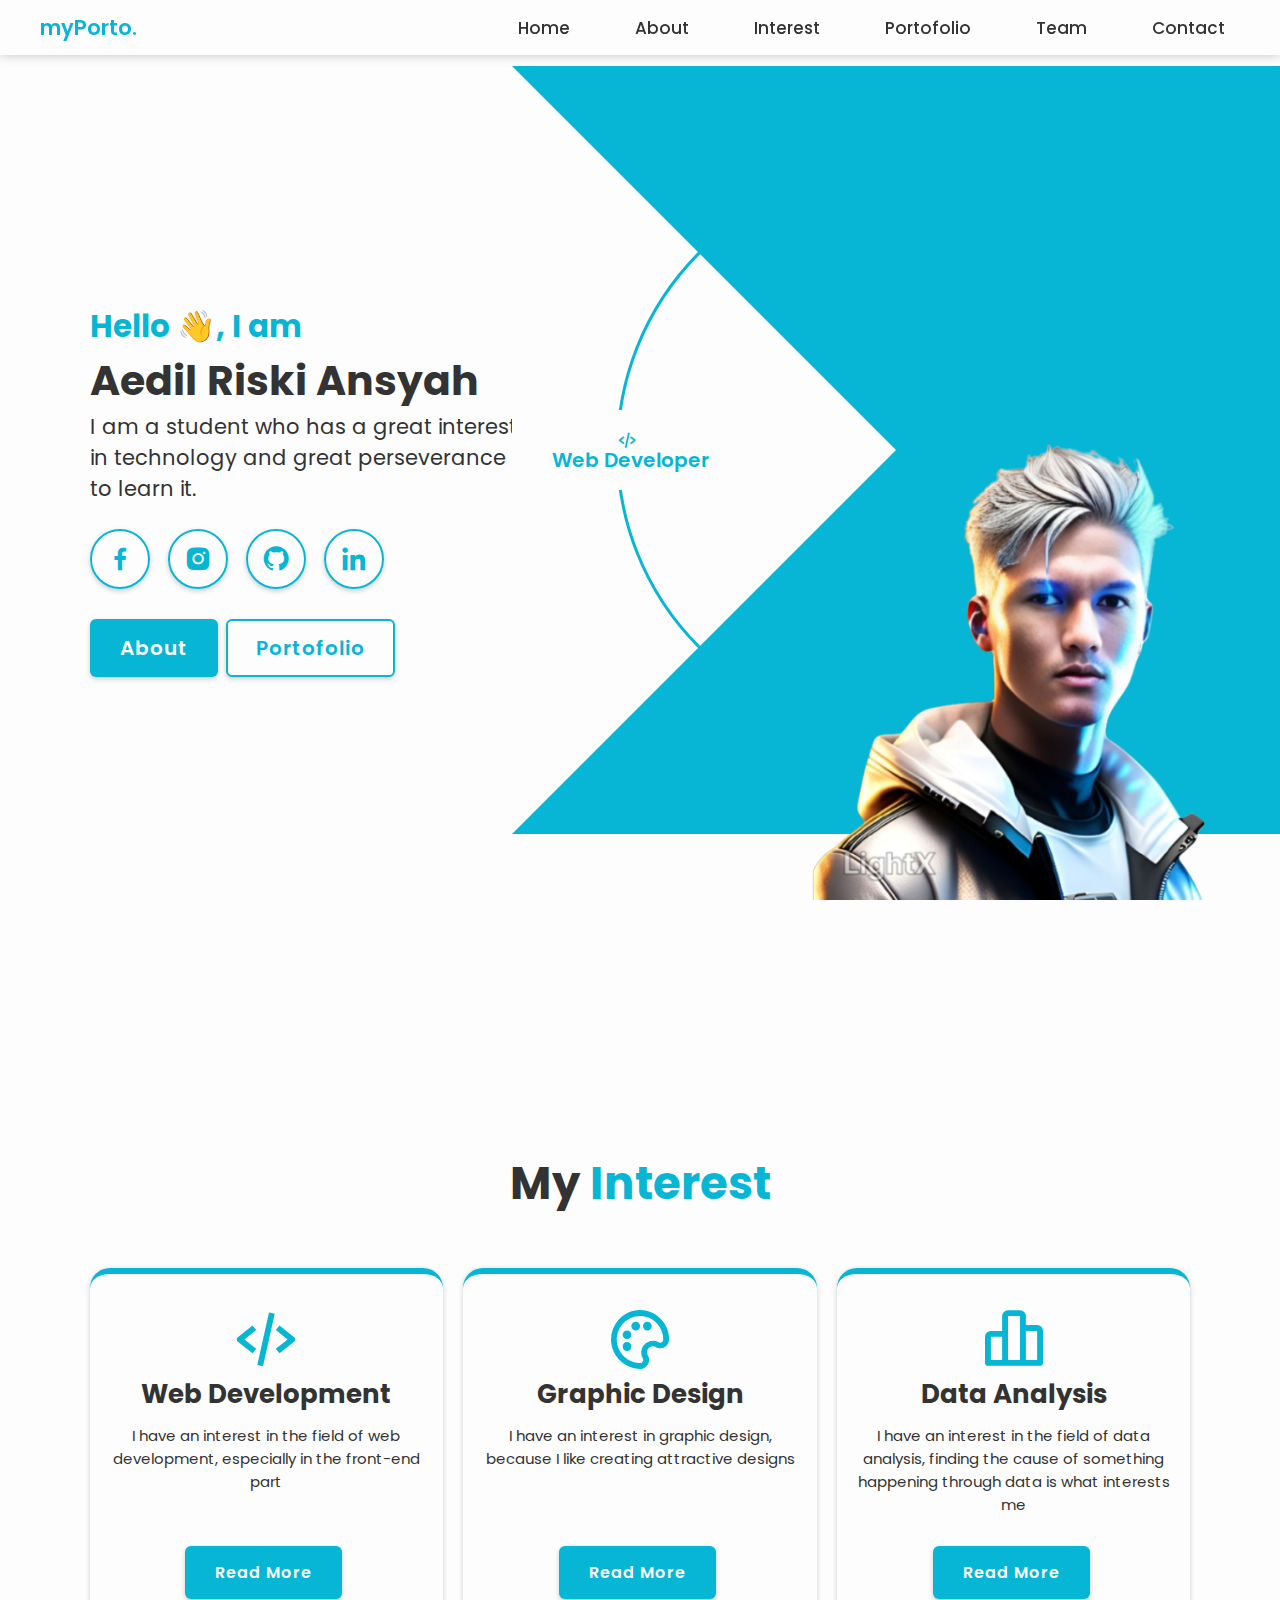
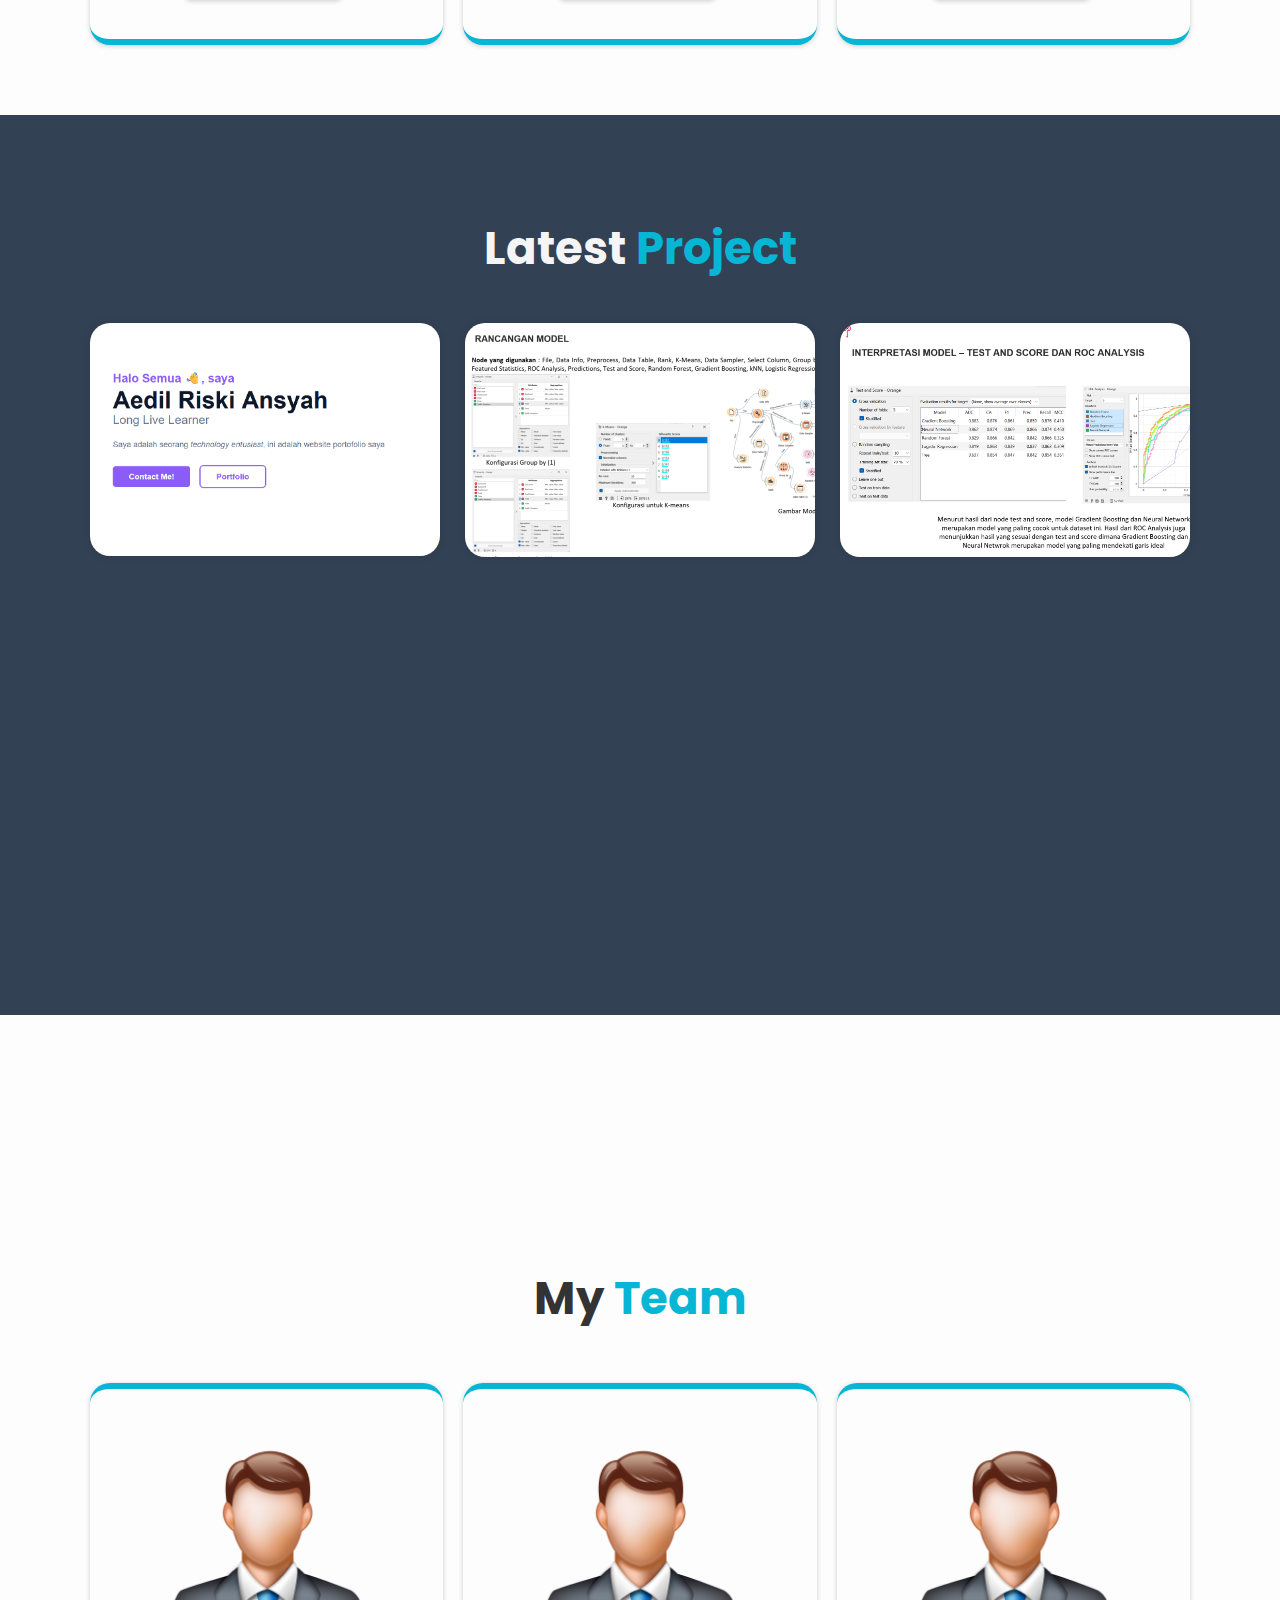
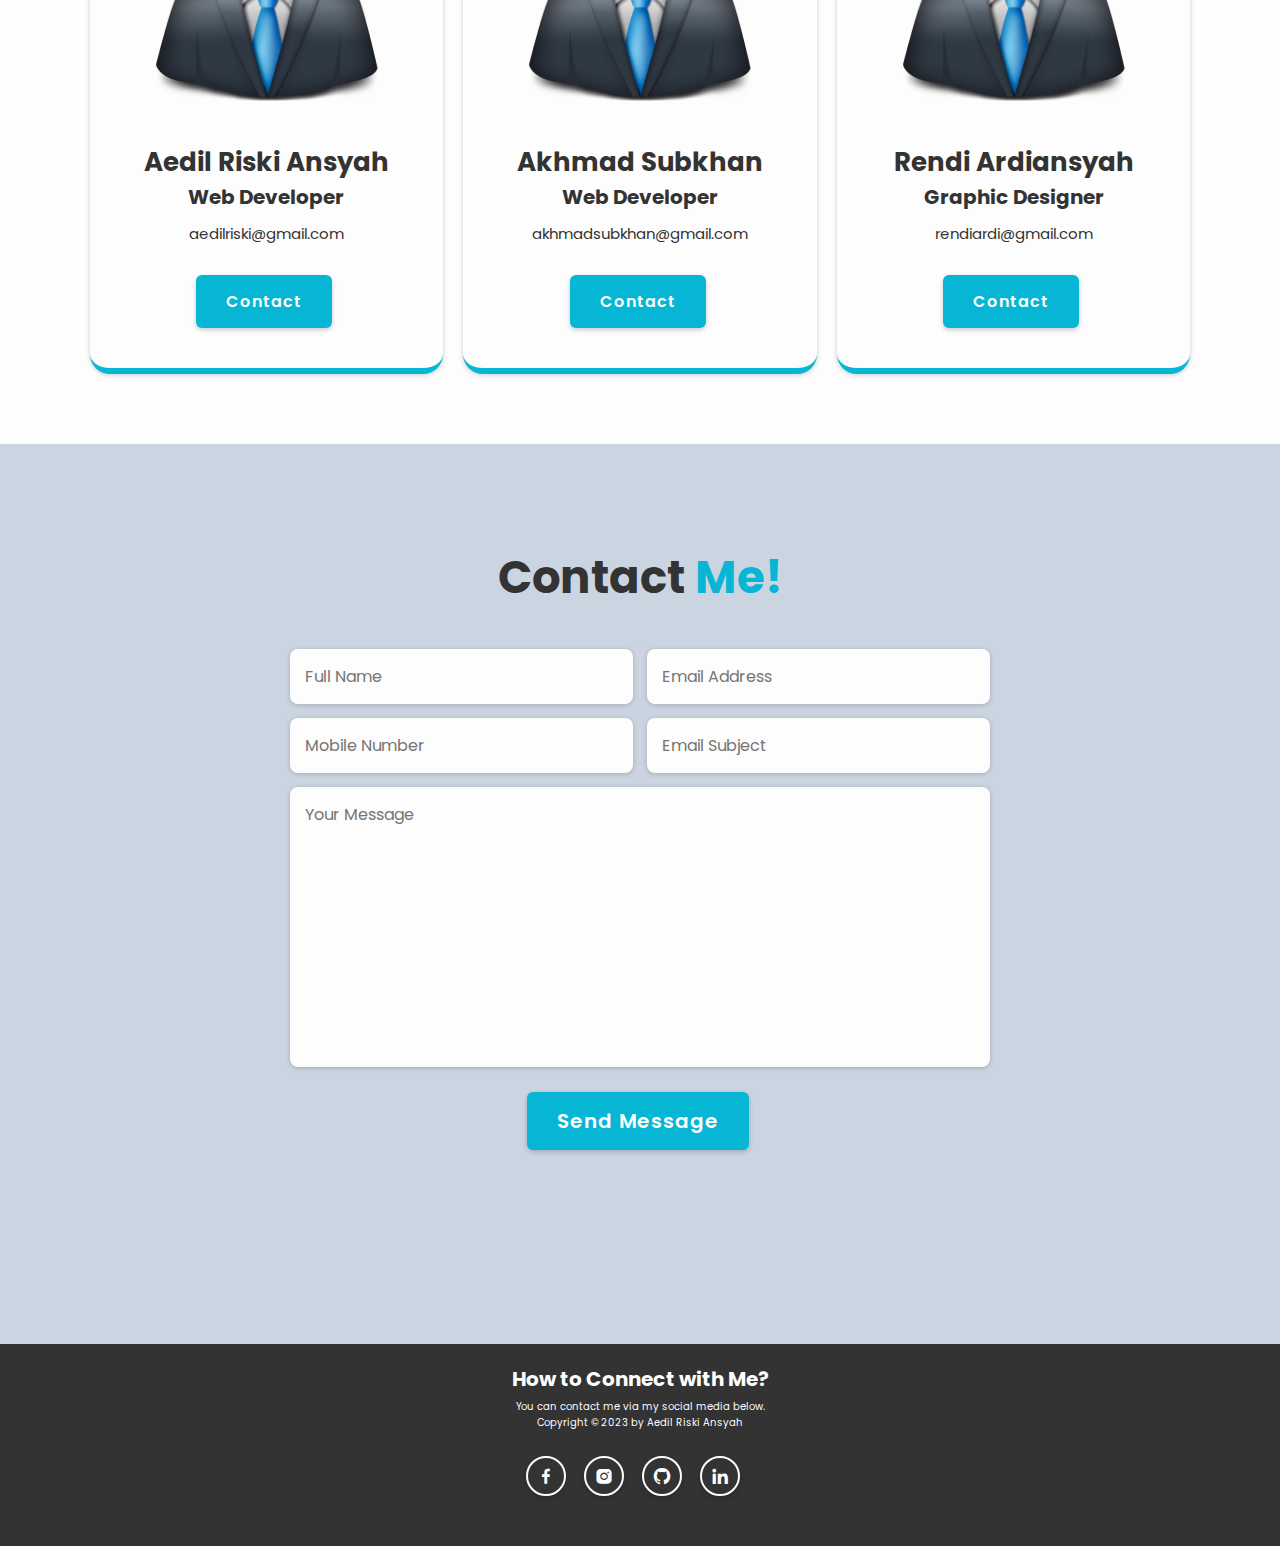
<file: index.html>
<!DOCTYPE html>
<html lang="en">
<head>
    <meta charset="UTF-8">
    <meta http-equiv="X-UA-Compatible" content="IE=edge">
    <meta name="viewport" content="width=device-width, initial-scale=1.0">
    <title>Home</title>
    <link rel="stylesheet" href="css/style.css">
    <link href='https://unpkg.com/boxicons@2.1.4/css/boxicons.min.css' rel='stylesheet'>
    <link rel="stylesheet" href="https://cdnjs.cloudflare.com/ajax/libs/font-awesome/6.0.0-beta2/css/all.min.css" integrity="sha512-YWzhKL2whUzgiheMoBFwW8CKV4qpHQAEuvilg9FAn5VJUDwKZZxkJNuGM4XkWuk94WCrrwslk8yWNGmY1EduTA==" crossorigin="anonymous" referrerpolicy="no-referrer">
</head>
<body>
    <!-- header start -->
    <header>
        <nav>
            <ul class='nav-bar'>
                <li class='logo'><a href="#">myPorto.</a></li>
                <input type='checkbox' id='check' />
                <span class="menu">
                    <li><a href="#">Home</a></li>
                    <li><a href="about.html">About</a></li>
                    <li><a href="#services">Interest</a></li>
                    <li><a href="portofolio.html">Portofolio</a></li>
                    <li><a href="#team">Team</a></li>
                    <li><a href="#contact">Contact</a></li>
                    <label for="check" class="close-menu"><i class="fas fa-times"></i></label>
                </span>
                <label for="check" class="open-menu"><i class="fas fa-bars"></i></label>
            </ul>
        </nav>
    </header>
    <!-- header end -->

    <!-- home section start -->
    <section id="home" class="home">
        <div class="home-content">
            <h3><span>Hello 👋, I am</span></h3>
            <h1>Aedil Riski Ansyah</h1>
            <p>I am a student who has a great interest in technology and great perseverance to learn it.</p>

            <div class="social-media">
                <a href="https://www.facebook.com/profile.php?id=100089843871729" target="_blank"><i class='bx bxl-facebook'></i></a>
                <a href="https://instagram.com/ae_ris_a?igshid=YTQwZjQ0NmI0OA==" target="_blank"><i class='bx bxl-instagram-alt' ></i></a>
                <a href="https://github.com/AedilAnsyah" target="_blank"><i class='bx bxl-github' ></i></a>
                <a href="https://www.linkedin.com/in/aedil-riski-ansyah-01bb81244?utm_source=share&utm_campaign=share_via&utm_content=profile&utm_medium=android_app" target="_blank"><i class='bx bxl-linkedin' ></i></a>
            </div>

            <a href="about.html" class="btn3">About</a>
            <a href="portofolio.html" class="btn2">Portofolio</a>
        </div>

        <div class="profession-container">
            <div class="profession-box">
                <div class="profession" style="--i:0;">
                    <i class='bx bx-code-alt' ></i>
                    <h3>Web Developer</h3>
                </div>
                <div class="profession" style="--i:1;">
                    <i class='bx bx-code-alt' ></i>
                    <h3>Web Developer</h3>
                </div>
                <div class="profession" style="--i:2;">
                    <i class='bx bx-code-alt' ></i>
                    <h3>Web Developer</h3>
                </div>
                <div class="profession" style="--i:3;">
                    <i class='bx bx-code-alt' ></i>
                    <h3>Web Developer</h3>
                </div>

                <div class="circle">

                </div>
            </div>
            <div class="overlay"></div>
        </div>
        <div class="home-img">
            <img src="./img/[removal.ai]_9bd271ad-4d18-4349-a43f-4ef6ff9c0920-untitled.png" alt="">
        </div>
    </section>
    <!-- home section end -->

    <!-- service Section start -->
    <section class="services" id="services">
        <h2 class="heading">My <span>Interest</span></h2>
        <div class="services-container">
            <div class="services-box">
                <i class='bx bx-code-alt' ></i>
                <h3>Web Development</h3>
                <p>I have an interest in the field of web development, especially in the front-end part <br> <br></p>
                <a href="#" class="btn">Read More</a>
            </div>
            <div class="services-box">
                <i class='bx bx-palette' ></i>
                <h3>Graphic Design</h3>
                <p>I have an interest in graphic design, because I like creating attractive designs <br> <br> <br></p>
                <a href="#" class="btn">Read More</a>
            </div>
            <div class="services-box">
                <i class='bx bx-bar-chart-alt-2' ></i>
                <h3>Data Analysis</h3>
                <p>I have an interest in the field of data analysis, finding the cause of something happening through data is what interests me</p>
                <a href="#" class="btn">Read More</a>
            </div>
        </div>
    </section>
    <!-- Service section end -->

    <!-- Portofolio section start -->
    <section class="portofolio" id="portofolio">
        <h2 class="heading"><span style="color: whitesmoke;">Latest</span> <span>Project</span></h2>

        <div class="portofolio-container">
            <div class="portofolio-box">
                <img src="img/porto1.png" alt="">

                <div class="portofolio-layer">
                    <h4>Web Design</h4>
                    <p>This is a portfolio web design that I created using tailwindcss.</p>
                    <a href="https://aedilansyah.github.io/portofolio-tailwind-css/public/index.html" target="_blank">
                        <i class='bx bx-link-external' ></i>
                    </a>
                </div>
            </div>
            <div class="portofolio-box">
                <img src="img/porto2.png" alt="">

                <div class="portofolio-layer">
                    <h4>Data Analysis</h4>
                    <p>In this project I analyze road traffic datasets using various algorithms.</p>
                    <a href="https://docs.google.com/presentation/d/1hirkfWP9XCu09rxt6_69vVZIkvkgACeh/edit?usp=sharing&ouid=100700118437017627679&rtpof=true&sd=true" target="_blank">
                        <i class='bx bx-link-external' ></i>
                    </a>
                </div>
            </div>
            <div class="portofolio-box">
                <img src="img/porto3.png" alt="">

                <div class="portofolio-layer">
                    <h4>Data Analysis</h4>
                    <p>In this project I analyze marketing campaign datasets using various algorithms.</p>
                    <a href="https://docs.google.com/presentation/d/1zSmqK7elWJyMLrFWGtlfSeppgr67z4uW/edit?usp=sharing&ouid=100700118437017627679&rtpof=true&sd=true" target="_blank">
                        <i class='bx bx-link-external' ></i>
                    </a>
                </div>
            </div>
        </div>
    </section>
    <!-- Portofolio section end -->

    <!-- Teams section start -->
    <section class="services" id="team">
        <h2 class="heading">My <span>Team</span></h2>
        <div class="services-container">
            <div class="services-box">
                <img src="./img/1555754.png" alt="">
                <h3 style="margin-top: 1rem;">Aedil Riski Ansyah</h3>
                <h4>Web Developer</h4>
                <p>aedilriski@gmail.com</p>
                <a href="#" class="btn">Contact</a>
            </div>
            <div class="services-box">
                <img src="./img/1555754.png" alt="">
                <h3 style="margin-top: 1rem;">Akhmad Subkhan</h3>
                <h4>Web Developer</h4>
                <p>akhmadsubkhan@gmail.com</p>
                <a href="#" class="btn">Contact</a>
            </div>
            <div class="services-box">
                <img src="./img/1555754.png" alt="">
                <h3 style="margin-top: 1rem;">Rendi Ardiansyah</h3>
                <h4>Graphic Designer</h4>
                <p>rendiardi@gmail.com</p>
                <a href="#" class="btn">Contact</a>
            </div>
        </div>
    </section>
    <!-- Team section end -->

    <!-- Contact section start -->
    <section class="contact" id="contact">
        <h2 class="heading">Contact <span>Me!</span></h2>

        <form action="#">
            <div class="input-box">
                <input type="text" placeholder="Full Name">
                <input type="email" placeholder="Email Address">
            </div>
            <div class="input-box">
                <input type="number" placeholder="Mobile Number">
                <input type="text" placeholder="Email Subject">
            </div>
            <textarea name="" id="" cols="30" rows="10" placeholder="Your Message"></textarea>
            <input type="submit" value="Send Message" class="btn3">
        </form>
    </section>
    <!-- Contact section end -->

    <!-- Footer start -->
    <footer class="footer">
        <div class="footer-text">
            <h4>How to Connect with Me?</h4>
            <p>You can contact me via my social media below.</p>
            <p>Copyright &copy; 2023 by Aedil Riski Ansyah</p>

            <div class="social-media">
                <a href="https://www.facebook.com/profile.php?id=100089843871729" target="_blank"><i class='bx bxl-facebook'></i></a>
                <a href="https://instagram.com/ae_ris_a?igshid=YTQwZjQ0NmI0OA==" target="_blank"><i class='bx bxl-instagram-alt' ></i></a>
                <a href="https://github.com/AedilAnsyah" target="_blank"><i class='bx bxl-github' ></i></a>
                <a href="https://www.linkedin.com/in/aedil-riski-ansyah-01bb81244?utm_source=share&utm_campaign=share_via&utm_content=profile&utm_medium=android_app" target="_blank"><i class='bx bxl-linkedin' ></i></a>
            </div>
        </div>
    </footer>
    <!-- Footer end -->
</body>
</html>
</file>
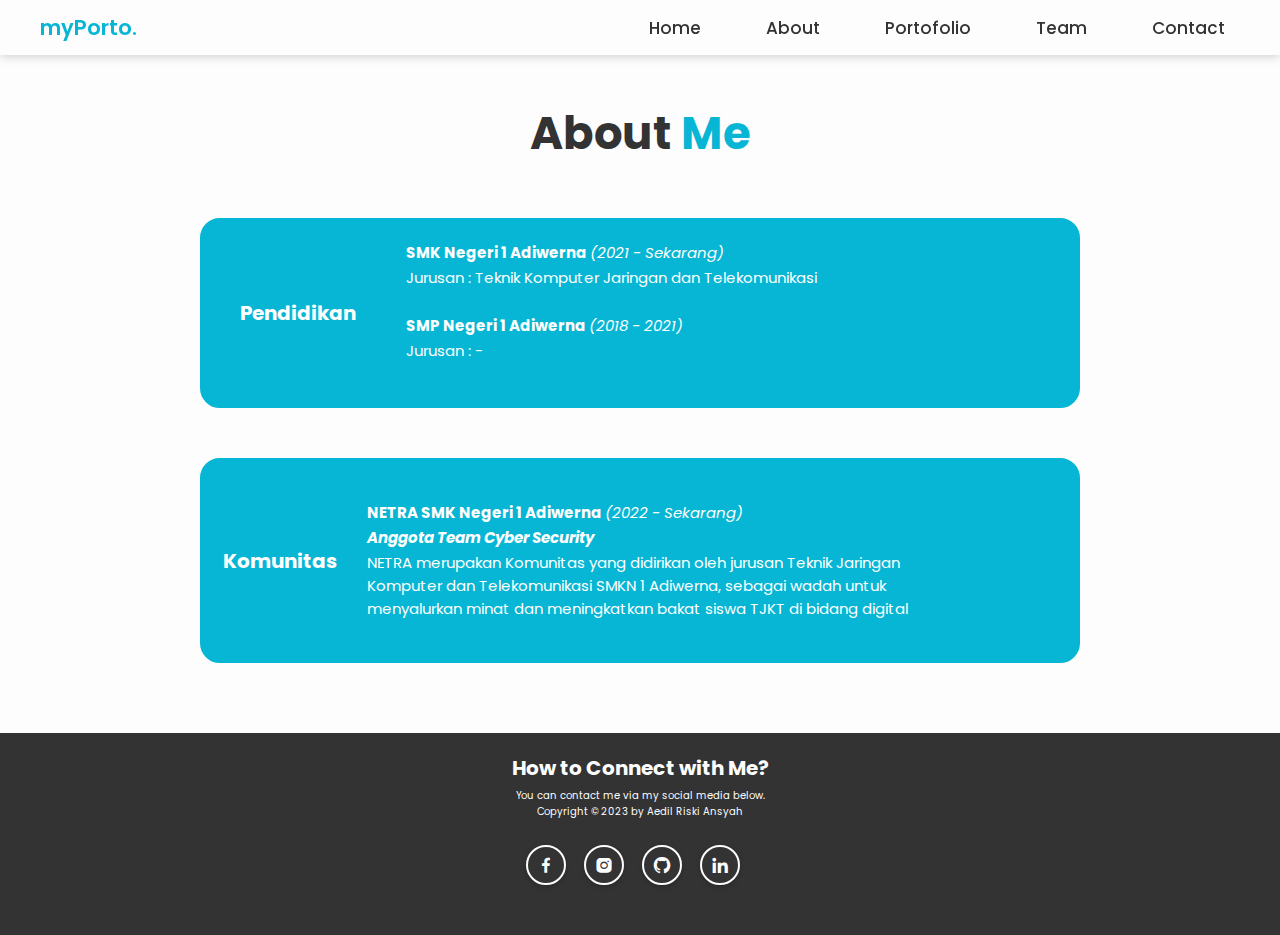
<file: about.html>
<!DOCTYPE html>
<html lang="en">
<head>
    <meta charset="UTF-8">
    <meta name="viewport" content="width=device-width, initial-scale=1.0">
    <meta http-equiv="X-UA-Compatible" content="IE=edge">
    <link rel="stylesheet" href="css/style.css">
    <link rel="stylesheet" href="https://cdnjs.cloudflare.com/ajax/libs/font-awesome/6.0.0-beta2/css/all.min.css" integrity="sha512-YWzhKL2whUzgiheMoBFwW8CKV4qpHQAEuvilg9FAn5VJUDwKZZxkJNuGM4XkWuk94WCrrwslk8yWNGmY1EduTA==" crossorigin="anonymous" referrerpolicy="no-referrer">
    <link href='https://unpkg.com/boxicons@2.1.4/css/boxicons.min.css' rel='stylesheet'>
    <title>About</title>
</head>
<body>
    <!-- header start -->
    <header>
        <nav>
            <ul class='nav-bar'>
                <li class='logo'><a href="#">myPorto.</a></li>
                <input type='checkbox' id='check' />
                <span class="menu">
                    <li><a href="index.html">Home</a></li>
                    <li><a href="#">About</a></li>
                    <li><a href="portofolio.html">Portofolio</a></li>
                    <li><a href="team.html">Team</a></li>
                    <li><a href="contact.html">Contact</a></li>
                    <label for="check" class="close-menu"><i class="fas fa-times"></i></label>
                </span>
                <label for="check" class="open-menu"><i class="fas fa-bars"></i></label>
            </ul>
        </nav>
    </header>
    <!-- header end -->

    <!-- education section start -->
    <section class="education" id="education">
        <h2 class="heading">About <span>Me</span></h2>
        <table style="border: 4px solid var(--main-color); width: 80%; border-radius: 2rem; margin-left: 10%; background-color: var(--main-color); color: white;">
            <tr>
              <td rowspan="9" style="text-align: center; font-size: 2rem; color: white;"><b>Pendidikan</b></td>
            </tr>
            <tr>
              <td>
                <table style="border: 3px solid var(--main-color); width: 95%; margin-bottom: 2.5rem; border-radius: 2rem; padding-top: 1rem; padding-left: 1rem; padding-bottom: 1rem;">
                  <tr>
                    <td style="font-size: 1.5rem;"><b>SMK Negeri 1 Adiwerna </b><i>(2021 - Sekarang)</i></td>
                  </tr>
                  <tr>
                    <td style="font-size: 1.5rem;">Jurusan : Teknik Komputer Jaringan dan Telekomunikasi <br> <br></td>
                  </tr>
                  <tr>
                    <td style="font-size: 1.5rem;"><b>SMP Negeri 1 Adiwerna </b><i>(2018 - 2021)</i></td>
                  </tr>
                  <tr>
                    <td style="font-size: 1.5rem;">Jurusan : - </td>
                  </tr>
                </table>
              </td>
            </tr>
        </table>
        <table style="border: 4px solid var(--main-color); width: 80%; border-radius: 2rem; margin-left: 10%; background-color: var(--main-color); color: white; margin-top: 5rem;">
            <tr>
              <td rowspan="9" style="text-align: center; font-size: 2rem;"><b>Komunitas</b></td>
            </tr>
            <tr>
              <td>
                <table style="width: 95%; margin-bottom: 2.5rem; border-radius: 2rem; padding-top: 1rem; padding-left: 1rem; padding-bottom: 1rem;">
                  <tr>
                    <td style="font-size: 1.5rem;"><br><b>NETRA SMK Negeri 1 Adiwerna </b><i>(2022 - Sekarang)</i></td>
                  </tr>
                  <tr>
                    <td style="font-size: 1.5rem;"><i><b>Anggota Team Cyber Security </b></i></td>
                  </tr>
                  <tr>
                    <td style="font-size: 1.5rem;">NETRA merupakan Komunitas yang didirikan oleh jurusan Teknik Jaringan <br> Komputer dan Telekomunikasi SMKN 1 Adiwerna, sebagai wadah untuk <br> menyalurkan minat dan meningkatkan bakat siswa TJKT di bidang digital</td>
                  </tr>
                </table>
              </td>
            </tr>
        </table>
    </section>
    <!-- education section end -->
    <!-- Footer start -->
    <!-- Footer start -->
    <footer class="footer">
        <div class="footer-text">
          <h4>How to Connect with Me?</h4>
          <p>You can contact me via my social media below.</p>
          <p>Copyright &copy; 2023 by Aedil Riski Ansyah</p>

          <div class="social-media">
            <a href="https://www.facebook.com/profile.php?id=100089843871729" target="_blank"><i class='bx bxl-facebook'></i></a>
            <a href="https://instagram.com/ae_ris_a?igshid=YTQwZjQ0NmI0OA==" target="_blank"><i class='bx bxl-instagram-alt' ></i></a>
            <a href="https://github.com/AedilAnsyah" target="_blank"><i class='bx bxl-github' ></i></a>
            <a href="https://www.linkedin.com/in/aedil-riski-ansyah-01bb81244?utm_source=share&utm_campaign=share_via&utm_content=profile&utm_medium=android_app" target="_blank"><i class='bx bxl-linkedin' ></i></a>
        </div>
        </div>
    </footer>
    <!-- Footer end -->
    
</body>
</html>
</file>
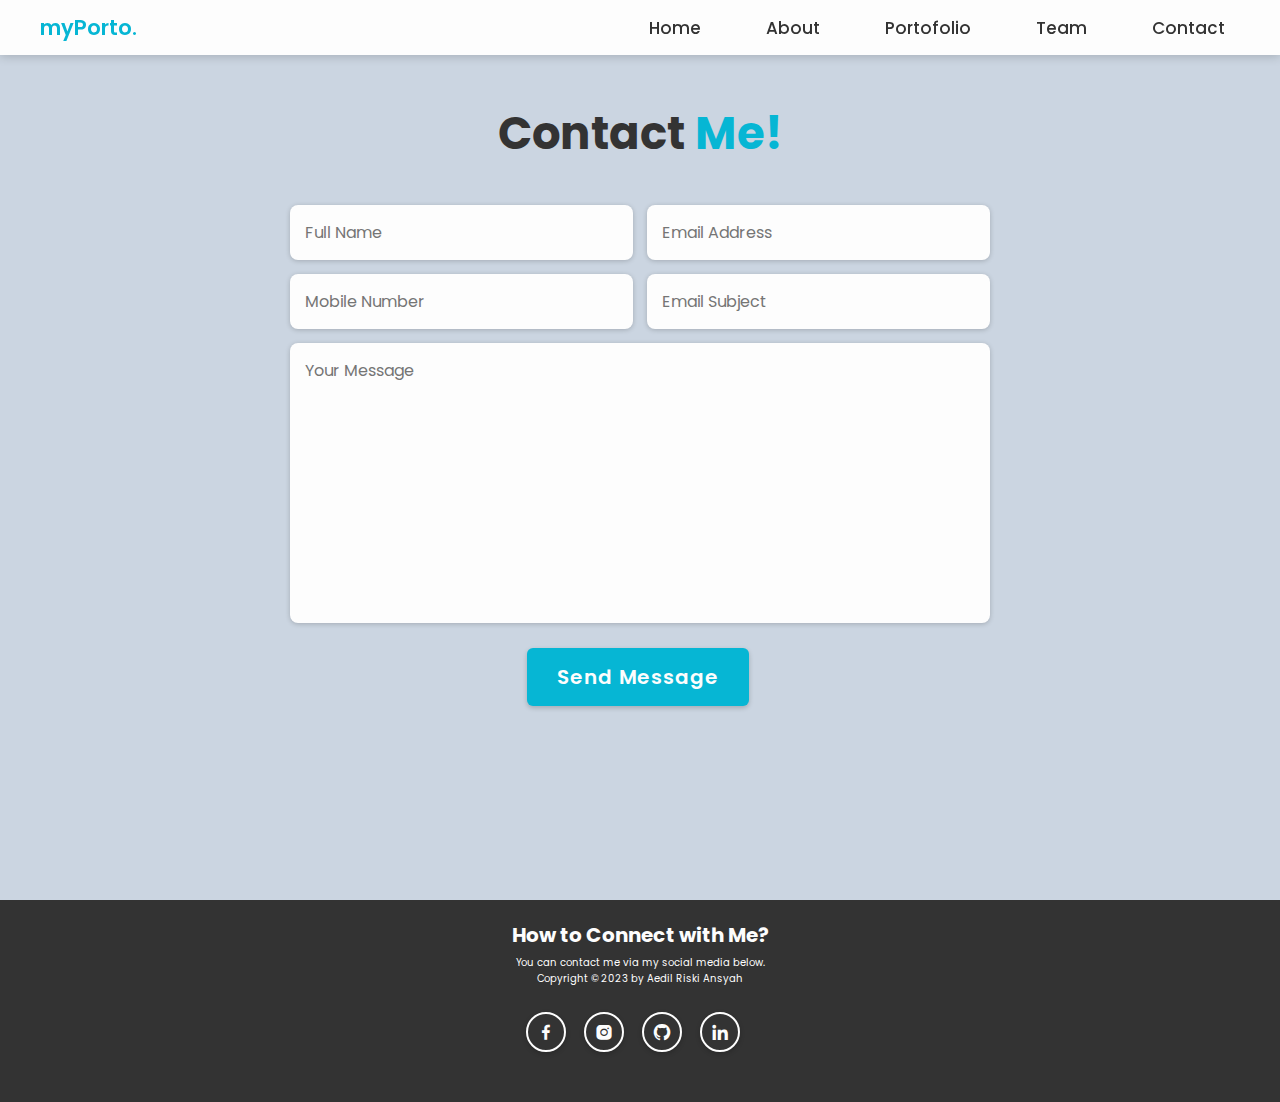
<file: contact.html>
<!DOCTYPE html>
<html lang="en">
<head>
    <meta charset="UTF-8">
    <meta http-equiv="X-UA-Compatible" content="IE=edge">
    <meta name="viewport" content="width=device-width, initial-scale=1.0">
    <title>Contact</title>
    <link rel="stylesheet" href="css/style.css">
    <link href='https://unpkg.com/boxicons@2.1.4/css/boxicons.min.css' rel='stylesheet'>
    <link rel="stylesheet" href="https://cdnjs.cloudflare.com/ajax/libs/font-awesome/6.0.0-beta2/css/all.min.css" integrity="sha512-YWzhKL2whUzgiheMoBFwW8CKV4qpHQAEuvilg9FAn5VJUDwKZZxkJNuGM4XkWuk94WCrrwslk8yWNGmY1EduTA==" crossorigin="anonymous" referrerpolicy="no-referrer">
</head>
<body>
    <!-- header start -->
    <header>
        <nav>
            <ul class='nav-bar'>
                <li class='logo'><a href="#">myPorto.</a></li>
                <input type='checkbox' id='check' />
                <span class="menu">
                    <li><a href="index.html">Home</a></li>
                    <li><a href="about.html">About</a></li>
                    <li><a href="portofolio.html">Portofolio</a></li>
                    <li><a href="team.html">Team</a></li>
                    <li><a href="#">Contact</a></li>
                    <label for="check" class="close-menu"><i class="fas fa-times"></i></label>
                </span>
                <label for="check" class="open-menu"><i class="fas fa-bars"></i></label>
            </ul>
        </nav>
    </header>
    <!-- header end -->

    <!-- Contact section start -->
    <section class="contact" id="contact">
        <h2 class="heading">Contact <span>Me!</span></h2>

        <form action="#">
            <div class="input-box">
                <input type="text" placeholder="Full Name">
                <input type="email" placeholder="Email Address">
            </div>
            <div class="input-box">
                <input type="number" placeholder="Mobile Number">
                <input type="text" placeholder="Email Subject">
            </div>
            <textarea name="" id="" cols="30" rows="10" placeholder="Your Message"></textarea>
            <input type="submit" value="Send Message" class="btn3">
        </form>
    </section>
    <!-- Contact section end -->

    <!-- Footer start -->
    <footer class="footer">
        <div class="footer-text">
            <h4>How to Connect with Me?</h4>
            <p>You can contact me via my social media below.</p>
            <p>Copyright &copy; 2023 by Aedil Riski Ansyah</p>

            <div class="social-media">
                <a href="https://www.facebook.com/profile.php?id=100089843871729" target="_blank"><i class='bx bxl-facebook'></i></a>
                <a href="https://instagram.com/ae_ris_a?igshid=YTQwZjQ0NmI0OA==" target="_blank"><i class='bx bxl-instagram-alt' ></i></a>
                <a href="https://github.com/AedilAnsyah" target="_blank"><i class='bx bxl-github' ></i></a>
                <a href="https://www.linkedin.com/in/aedil-riski-ansyah-01bb81244?utm_source=share&utm_campaign=share_via&utm_content=profile&utm_medium=android_app" target="_blank"><i class='bx bxl-linkedin' ></i></a>
            </div>
        </div>
    </footer>
    <!-- Footer end -->
</body>
</html>
</file>
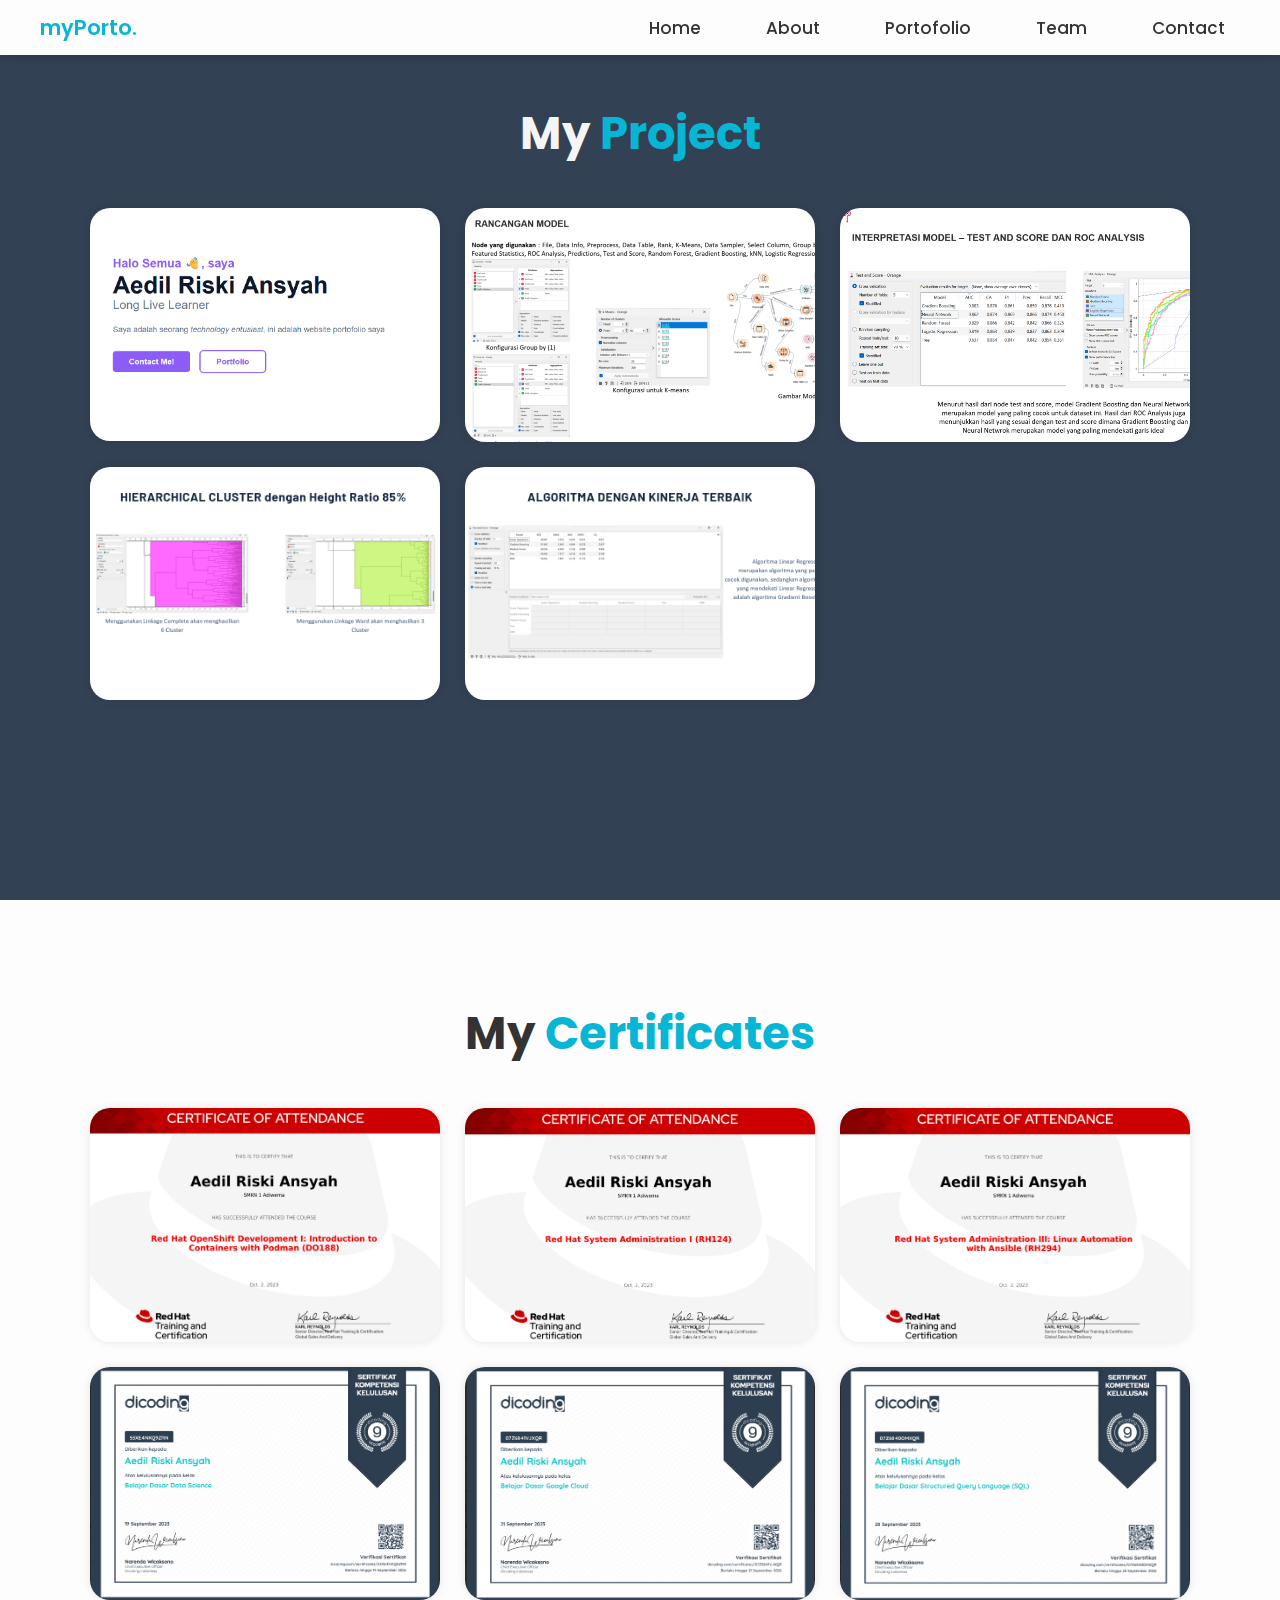
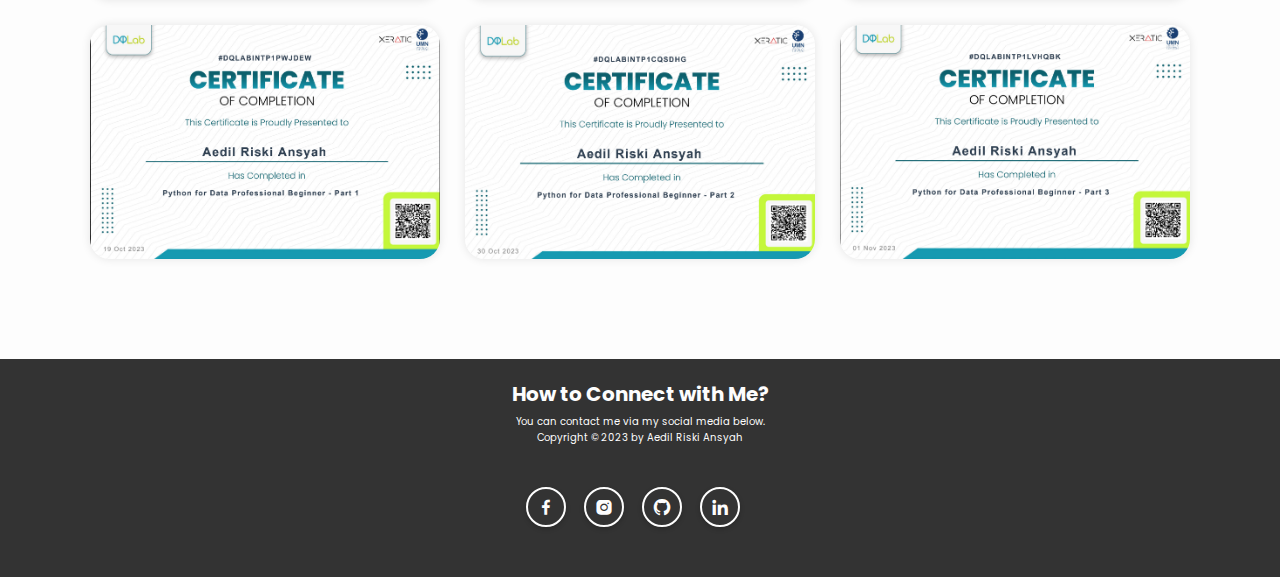
<file: portofolio.html>
<!DOCTYPE html>
<html lang="en">
<head>
    <meta charset="UTF-8">
    <meta name="viewport" content="width=device-width, initial-scale=1.0">
    <meta http-equiv="X-UA-Compatible" content="IE=edge">
    <link rel="stylesheet" href="css/style.css">
    <link rel="stylesheet" href="https://cdnjs.cloudflare.com/ajax/libs/font-awesome/6.0.0-beta2/css/all.min.css" integrity="sha512-YWzhKL2whUzgiheMoBFwW8CKV4qpHQAEuvilg9FAn5VJUDwKZZxkJNuGM4XkWuk94WCrrwslk8yWNGmY1EduTA==" crossorigin="anonymous" referrerpolicy="no-referrer">
    <link href='https://unpkg.com/boxicons@2.1.4/css/boxicons.min.css' rel='stylesheet'>
    <title>Portofolio</title>
</head>
<body>
    <!-- header start -->
    <header>
        <nav>
            <ul class='nav-bar'>
                <li class='logo'><a href="#">myPorto.</a></li>
                <input type='checkbox' id='check' />
                <span class="menu">
                    <li><a href="index.html">Home</a></li>
                    <li><a href="about.html">About</a></li>
                    <li><a href="#">Portofolio</a></li>
                    <li><a href="team.html">Team</a></li>
                    <li><a href="contact.html">Contact</a></li>
                    <label for="check" class="close-menu"><i class="fas fa-times"></i></label>
                </span>
                <label for="check" class="open-menu"><i class="fas fa-bars"></i></label>
            </ul>
        </nav>
    </header>
    <!-- header end -->

    <!-- Portofolio section start -->
    <section class="portofolio" id="portofolio">
        <h2 class="heading"><span style="color: whitesmoke;">My</span> <span>Project</span></h2>

        <div class="portofolio-container">
            <div class="portofolio-box">
                <img src="img/porto1.png" alt="">

                <div class="portofolio-layer">
                    <h4>Web Design</h4>
                    <p>This is a portfolio web design that I created using tailwindcss.</p>
                    <a href="https://aedilansyah.github.io/portofolio-tailwind-css/public/index.html" target="_blank">
                        <i class='bx bx-link-external' ></i>
                    </a>
                </div>
            </div>
            <div class="portofolio-box">
                <img src="img/porto2.png" alt="">

                <div class="portofolio-layer">
                    <h4>Data Analysis</h4>
                    <p>In this project I analyze road traffic datasets using various algorithms.</p>
                    <a href="https://docs.google.com/presentation/d/1hirkfWP9XCu09rxt6_69vVZIkvkgACeh/edit?usp=sharing&ouid=100700118437017627679&rtpof=true&sd=true" target="_blank">
                        <i class='bx bx-link-external' ></i>
                    </a>
                </div>
            </div>
            <div class="portofolio-box">
                <img src="img/porto3.png" alt="">

                <div class="portofolio-layer">
                    <h4>Data Analysis</h4>
                    <p>In this project I analyze marketing campaign datasets using various algorithms.</p>
                    <a href="https://docs.google.com/presentation/d/1zSmqK7elWJyMLrFWGtlfSeppgr67z4uW/edit?usp=sharing&ouid=100700118437017627679&rtpof=true&sd=true" target="_blank">
                        <i class='bx bx-link-external' ></i>
                    </a>
                </div>
            </div>
            <div class="portofolio-box">
                <img src="img/porto4.png" alt="">

                <div class="portofolio-layer">
                    <h4>Data Analysis</h4>
                    <p>In this project I analyzed the RFM dataset using hierarchical clustering and looking for outliers.</p>
                    <a href="https://docs.google.com/presentation/d/1-f6TNaGsylxx_GrxmigfafPFLi6Xoj6A/edit?usp=drive_link&ouid=100700118437017627679&rtpof=true&sd=true" target="_blank">
                        <i class='bx bx-link-external' ></i>
                    </a>
                </div>
            </div>
            <div class="portofolio-box">
                <img src="img/porto5.png" alt="">

                <div class="portofolio-layer">
                    <h4>Data Analysis</h4>
                    <p>In this project I analyzed the Student Performance dataset to find the best algorithm on this dataset.</p>
                    <a href="https://docs.google.com/presentation/d/1qMer9p2yg9gDfW9YPXepWIqsURtgx1zy/edit?usp=drive_link&ouid=100700118437017627679&rtpof=true&sd=true" target="_blank">
                        <i class='bx bx-link-external' ></i>
                    </a>
                </div>
            </div>
        </div>
    </section>
    <!-- Portofolio section end -->

    <!-- certificate section start -->
    <section class="portofolio" id="portofolio" style="background-color: #fdfdfd;">
        <h2 class="heading">My <span>Certificates</span></h2>

        <div class="portofolio-container">
            <div class="portofolio-box">
                <img src="img/sertif1.png" alt="">

                <div class="portofolio-layer">
                    <h4>Red Hat</h4>
                    <p>Attendance Certificate DO188</p>
                    <a href="https://drive.google.com/file/d/1dSm7ewtBHB3u49F2hhWGRwvwL4fLPo20/view?usp=drive_link" target="_blank">
                        <i class='bx bx-link-external' ></i>
                    </a>
                </div>
            </div>
            <div class="portofolio-box">
                <img src="img/sertif2.png" alt="">

                <div class="portofolio-layer">
                    <h4>Red Hat</h4>
                    <p>Attendance Certificate RH124</p>
                    <a href="https://drive.google.com/file/d/1fVIAf1JJ8kMASaFQ6pYPw_HB5Kh0Gj4N/view?usp=drive_link" target="_blank">
                        <i class='bx bx-link-external' ></i>
                    </a>
                </div>
            </div>
            <div class="portofolio-box">
                <img src="img/sertif3.png" alt="">

                <div class="portofolio-layer">
                    <h4>Red Hat</h4>
                    <p>Attendance Certificate RH294</p>
                    <a href="https://drive.google.com/file/d/1AVqaruJ7ILFqlHXZyrjmhRj015claowj/view?usp=drive_link" target="_blank">
                        <i class='bx bx-link-external' ></i>
                    </a>
                </div>
            </div>
            <div class="portofolio-box">
                <img src="img/sertif4.png" alt="">

                <div class="portofolio-layer">
                    <h4>Dicoding</h4>
                    <p>Belajar Dasar Data Science</p>
                    <a href="https://drive.google.com/file/d/144nk9QjJSLto1Hm6-vYo28exNR4RBeaA/view?usp=drive_link" target="_blank">
                        <i class='bx bx-link-external' ></i>
                    </a>
                </div>
            </div>
            <div class="portofolio-box">
                <img src="img/sertif5.png" alt="">

                <div class="portofolio-layer">
                    <h4>Dicoding</h4>
                    <p>Belajar Dasar-Dasar Google Cloud</p>
                    <a href="https://drive.google.com/file/d/1s2yWzSJld2GhKVCV-OigpwiVUVJwP1Uk/view?usp=drive_link" target="_blank">
                        <i class='bx bx-link-external' ></i>
                    </a>
                </div>
            </div>
            <div class="portofolio-box">
                <img src="img/sertif6.png" alt="">

                <div class="portofolio-layer">
                    <h4>Dicoding</h4>
                    <p>Belajar Dasar SQL</p>
                    <a href="https://drive.google.com/file/d/1RsO3niH2Y4_naZqhCama16U-xz7s08G_/view?usp=drive_link" target="_blank">
                        <i class='bx bx-link-external' ></i>
                    </a>
                </div>
            </div>
            <div class="portofolio-box">
                <img src="img/sertif7.png" alt="">

                <div class="portofolio-layer">
                    <h4>DQLab</h4>
                    <p>Python for Data Professional Beginner - Part 1</p>
                    <a href="https://drive.google.com/file/d/1uIT8AY3-TqY32GFagjs4ku13APVoDbKZ/view?usp=drive_link" target="_blank">
                        <i class='bx bx-link-external' ></i>
                    </a>
                </div>
            </div>
            <div class="portofolio-box">
                <img src="img/sertif8.png" alt="">

                <div class="portofolio-layer">
                    <h4>DQLab</h4>
                    <p>Python for Data Professional Beginner - Part 2</p>
                    <a href="https://drive.google.com/file/d/15gUhqIxFr9VYw2bofoXgALMkzeck5mYr/view?usp=drive_link" target="_blank">
                        <i class='bx bx-link-external' ></i>
                    </a>
                </div>
            </div>
            <div class="portofolio-box">
                <img src="img/sertif9.png" alt="">

                <div class="portofolio-layer">
                    <h4>DQLab</h4>
                    <p>Python for Data Professional Beginner - Part 3</p>
                    <a href="https://drive.google.com/file/d/1tghSnDtDlcS-ugoWrUwIoWlLc9t5zV91/view?usp=drive_link" target="_blank">
                        <i class='bx bx-link-external' ></i>
                    </a>
                </div>
            </div>
        </div>
    </section>
    <!-- certificate section end -->

    <!-- Footer start -->
    <footer class="footer">
        <div class="footer-text">
            <h4>How to Connect with Me?</h4>
            <p>You can contact me via my social media below.</p>
            <p>Copyright &copy; 2023 by Aedil Riski Ansyah</p>

            <<div class="social-media">
                <a href="https://www.facebook.com/profile.php?id=100089843871729" target="_blank"><i class='bx bxl-facebook'></i></a>
                <a href="https://instagram.com/ae_ris_a?igshid=YTQwZjQ0NmI0OA==" target="_blank"><i class='bx bxl-instagram-alt' ></i></a>
                <a href="https://github.com/AedilAnsyah" target="_blank"><i class='bx bxl-github' ></i></a>
                <a href="https://www.linkedin.com/in/aedil-riski-ansyah-01bb81244?utm_source=share&utm_campaign=share_via&utm_content=profile&utm_medium=android_app" target="_blank"><i class='bx bxl-linkedin' ></i></a>
            </div>
        </div>
    </footer>
    <!-- Footer end -->
</body>
</html>
</file>
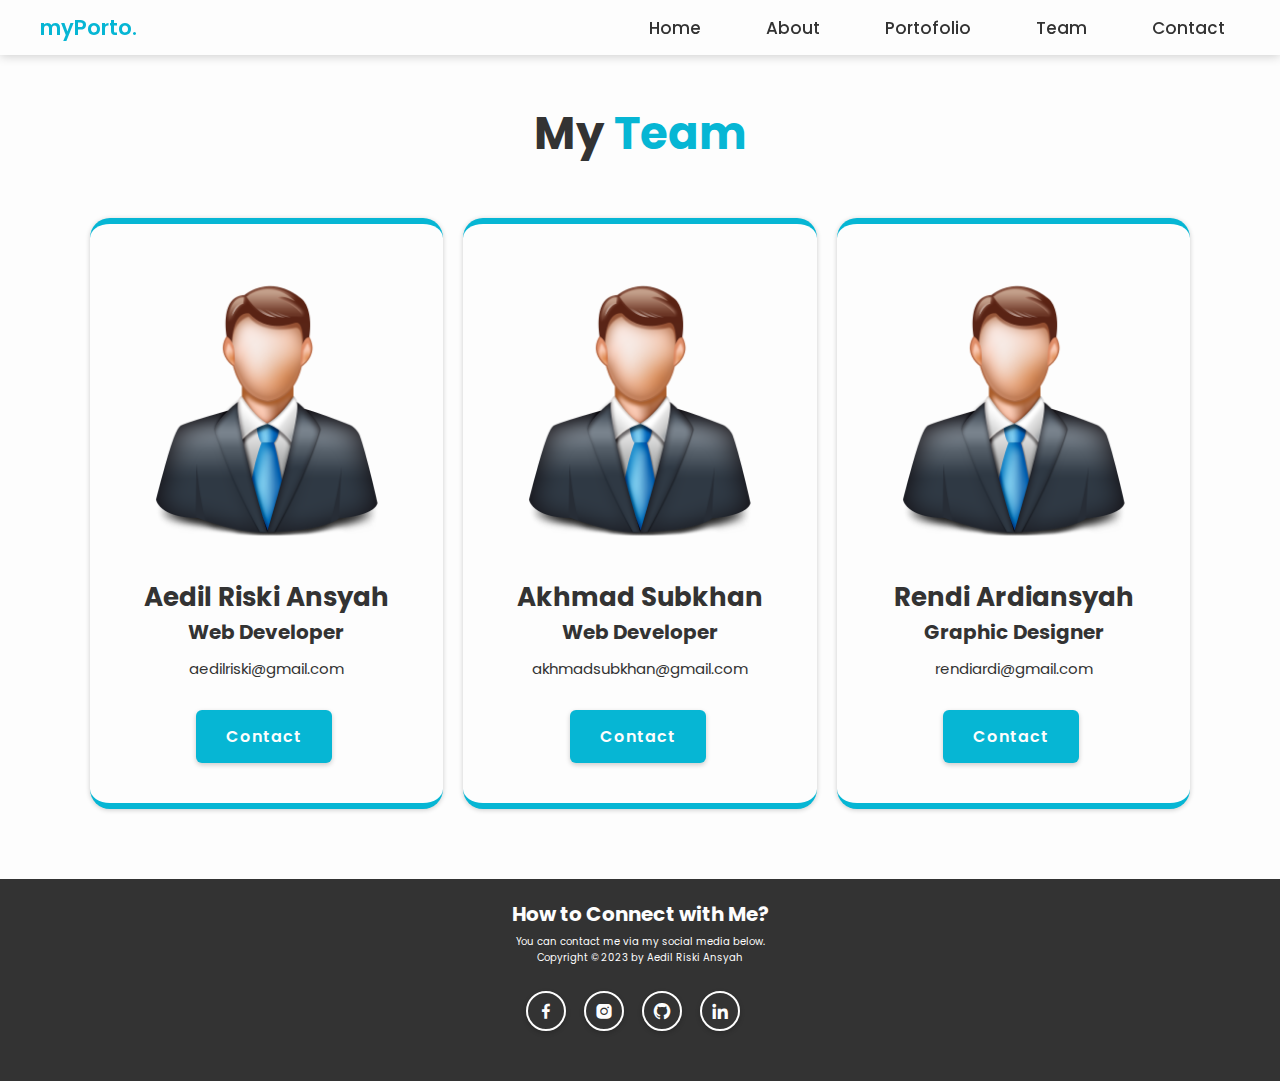
<file: team.html>
<!DOCTYPE html>
<html lang="en">
<head>
    <meta charset="UTF-8">
    <meta http-equiv="X-UA-Compatible" content="IE=edge">
    <meta name="viewport" content="width=device-width, initial-scale=1.0">
    <title>Team</title>
    <link rel="stylesheet" href="css/style.css">
    <link href='https://unpkg.com/boxicons@2.1.4/css/boxicons.min.css' rel='stylesheet'>
    <link rel="stylesheet" href="https://cdnjs.cloudflare.com/ajax/libs/font-awesome/6.0.0-beta2/css/all.min.css" integrity="sha512-YWzhKL2whUzgiheMoBFwW8CKV4qpHQAEuvilg9FAn5VJUDwKZZxkJNuGM4XkWuk94WCrrwslk8yWNGmY1EduTA==" crossorigin="anonymous" referrerpolicy="no-referrer">
</head>
<body>
    <!-- header start -->
    <header>
        <nav>
            <ul class='nav-bar'>
                <li class='logo'><a href="#">myPorto.</a></li>
                <input type='checkbox' id='check' />
                <span class="menu">
                    <li><a href="index.html">Home</a></li>
                    <li><a href="about.html">About</a></li>
                    <li><a href="portofolio.html">Portofolio</a></li>
                    <li><a href="#">Team</a></li>
                    <li><a href="contact.html">Contact</a></li>
                    <label for="check" class="close-menu"><i class="fas fa-times"></i></label>
                </span>
                <label for="check" class="open-menu"><i class="fas fa-bars"></i></label>
            </ul>
        </nav>
    </header>
    <!-- header end -->

    <!-- Teams section start -->
    <section class="services" id="team">
        <h2 class="heading" style="margin-top: 0;">My <span>Team</span></h2>
        <div class="services-container">
            <div class="services-box">
                <img src="./img/1555754.png" alt="">
                <h3 style="margin-top: 1rem;">Aedil Riski Ansyah</h3>
                <h4>Web Developer</h4>
                <p>aedilriski@gmail.com</p>
                <a href="#" class="btn">Contact</a>
            </div>
            <div class="services-box">
                <img src="./img/1555754.png" alt="">
                <h3 style="margin-top: 1rem;">Akhmad Subkhan</h3>
                <h4>Web Developer</h4>
                <p>akhmadsubkhan@gmail.com</p>
                <a href="#" class="btn">Contact</a>
            </div>
            <div class="services-box">
                <img src="./img/1555754.png" alt="">
                <h3 style="margin-top: 1rem;">Rendi Ardiansyah</h3>
                <h4>Graphic Designer</h4>
                <p>rendiardi@gmail.com</p>
                <a href="#" class="btn">Contact</a>
            </div>
        </div>
    </section>
    <!-- Team section end -->

    <!-- Footer start -->
    <footer class="footer">
        <div class="footer-text">
            <h4>How to Connect with Me?</h4>
            <p>You can contact me via my social media below.</p>
            <p>Copyright &copy; 2023 by Aedil Riski Ansyah</p>

            <div class="social-media">
                <a href="https://www.facebook.com/profile.php?id=100089843871729" target="_blank"><i class='bx bxl-facebook'></i></a>
                <a href="https://instagram.com/ae_ris_a?igshid=YTQwZjQ0NmI0OA==" target="_blank"><i class='bx bxl-instagram-alt' ></i></a>
                <a href="https://github.com/AedilAnsyah" target="_blank"><i class='bx bxl-github' ></i></a>
                <a href="https://www.linkedin.com/in/aedil-riski-ansyah-01bb81244?utm_source=share&utm_campaign=share_via&utm_content=profile&utm_medium=android_app" target="_blank"><i class='bx bxl-linkedin' ></i></a>
            </div>
        </div>
    </footer>
    <!-- Footer end -->
</body>
</html>
</file>
<file: css/style.css>
@import url('https://fonts.googleapis.com/css2?family=Poppins:wght@300;400;500;600;700;800;900&display=swap');

* {
    margin: 0;
    padding: 0;
    box-sizing: border-box;
    text-decoration: none;
    border: none;
    outline: none;
    scroll-behavior: smooth;
    font-family: 'Poppins', sans-serif;
}

:root {
    --bg-color: #fdfdfd;
    --text-color: #333;
    --main-color: #06b6d4;
    --white-color: #fdfdfd;
    --shadow-color: rgba(0, 0, 0, .2)
}

html {
    font-size: 62.5%;
    overflow-x: hidden;
}

body {
    background: var(--bg-color);
    color: var(--text-color);
    --color1: #FFF ;
    --color2: #181818 ;
}

span {
    color: var(--main-color);
}

.logo {
    font-size: 2.1rem;
    color: var(--main-color);
    font-weight: 600;
    cursor: default;
    margin-right: auto;
    margin-left: 2rem;
}

.logo a {
    color: var(--main-color)
}

.nav-bar {
    width: 100%;
    z-index: 100;
    display: flex;
    justify-content: space-between;
    align-items: center;
    list-style: none;
    position: fixed;
    background: var(--white-color);
    padding: 12px 20px;
    opacity: 1;
    box-shadow: 0 .1rem 1rem var(--shadow-color);
}

.menu {display: flex;}
.menu li {padding-left: 30px;}
.menu li a {
    display: inline-block;
    text-decoration: none;
    color: #333;
    text-align: center;
    transition: 0.15s ease-in-out;
    position: relative;
    font-size: 1.7rem;
    font-weight: 500;
    margin-right: 3.5rem;
}
.menu li a:hover {
    color: var(--main-color);
}
.menu li a::after {
    content: "";
    position: absolute;
    bottom: 0;
    left: 0;
    width: 0;
    height: 4px;
    background-color: var(--main-color);
    transition: 0.15s ease-in-out;
}
.menu li a:hover:after {width: 100%;}
.open-menu , .close-menu {
    position: absolute;
    color: var(--text-color);
    cursor: pointer;
    font-size: 2.5rem;
    display: none;
}
.open-menu {
    top: 50%;
    right: 20px;
    transform: translateY(-50%);
}
.close-menu {
    top: 20px;
    right: 20px;
}
#check {display: none;}

section {
    min-height: 100vh;
    padding: 10rem 7% 2rem;
}

.home {
    display: flex;
    align-items: center;
}

.home .home-content {
    max-width: 44rem;
}

.home-content h3 {
    font-size: 3.1rem;
    font-weight: 700;
    line-height .3;
}

.home-content h1 {
    font-size: 4.1rem;
    font-weight: 700;
}

.home-content p {
    font-size: 2.1rem;
}

.home-content .social-media a {
    display: inline-flex;
    justify-content: center;
    align-items: center;
    width: 6rem;
    height: 6rem;
    background: transparent;
    border: .2rem  solid var(--main-color);
    border-radius: 50%;
    box-shadow: 0 .2rem .5rem var(--shadow-color);
    font-size: 3rem;
    color: var(--main-color);
    margin: 2.5rem 1.5rem 3rem 0;
    transition: .5s ease;
}

.home-content .social-media a:hover {
    background: var(--main-color);
    color: var(--white-color);
}

.btn {
    display: inline-block;
    padding: 1.2rem 2.8rem;
    background: var(--main-color);
    border-radius: .6rem;
    box-shadow: 0 .2rem .5rem var(--shadow-color);
    font-size: 1.6rem;
    color: var(--white-color);
    letter-spacing: .1rem;
    font-weight: 600;
    border: .2rem solid transparent;
    transition: .5s ease;
    margin-right: 0.5rem;
}

.btn:hover {
    background: transparent;
    color: var(--main-color);
    border-color: var(--main-color);
}
.btn3 {
    display: inline-block;
    padding: 1.2rem 2.8rem;
    background: var(--main-color);
    border-radius: .6rem;
    box-shadow: 0 .2rem .5rem var(--shadow-color);
    font-size: 2rem;
    color: var(--white-color);
    letter-spacing: .1rem;
    font-weight: 600;
    border: .2rem solid transparent;
    transition: .5s ease;
    margin-right: 0.5rem;
}

.btn3:hover {
    background: #67e8f9;
    color: var(--text-color);
    border-color: var(--main-color);
}
.btn2 {
    display: inline-block;
    padding: 1.2rem 2.8rem;
    background: var(--white-color);
    border-radius: .6rem;
    box-shadow: 0 .2rem .5rem var(--shadow-color);
    font-size: 2rem;
    color: var(--main-color);
    letter-spacing: .1rem;
    font-weight: 600;
    border: .2rem solid var(--main-color);
    transition: .5s ease;
    margin-right: 0.5rem;
}

.btn2:hover {
    background: #cbd5e1;
    color: var(--text-color);
    border-color: var(--main-color);
}

.home .profession-container {
    position: absolute;
    top: 50%;
    right: 0;
    transform: translateY(-50%);
    width: 768px;
    height: 768px;
    overflow: hidden;
    pointer-events: none;
}

.home .profession-container .profession-box {
    position: absolute;
    top: 0;
    right: 0;
    width: 768px;
    height: 768px;
    border-radius: 50%;
    display: flex;
    justify-content: center;
    align-items: center;
}

.home .profession-box .profession {
    position: absolute;
    left: 0;
    display: flex;
    align-items: center;
    flex-direction: column;
    color: var(--main-color);
    transform: rotate(calc(360deg / 4 * var(--i)));
    transform-origin: 384px;
    background: var(--bg-color);
    padding: 20px 40px;

}

.home .profession-box .profession:nth-child(1) i {
    margin-right: 8px;
}

.home .profession-box .profession:nth-child(2),
.home .profession-box .profession:nth-child(4) {
    padding-bottom: 10px;
}

.home .profession i {
    font-size: 2rem;
}

.home .profession h3 {
    font-size: 2rem;
    line-height: 1;
    font-weight: 600;
}

.home .profession-box .circle {
    width: 560px;
    height: 560px;
    border: 3px solid var(--main-color);
    border-radius: 50%;
}

.home .profession-container .overlay {
    position: absolute;
    top: 0;
    right: 0;
    width: 0;
    height: 0;
    border-top: 384px solid var(--main-color);
    border-right: 384px solid var(--main-color);
    border-bottom: 384px solid var(--main-color);
    border-left: 384px solid transparent;
}

.home-img img {
    position: absolute;
    bottom: 0;
    right: 0;
    width: 40%;
    pointer-events: none;
}

.heading {
    font-size: 4.5rem;
    text-align: center;
}

.services {
    min-height: auto;
    padding-bottom: 7rem;
}

.services h2 {
    padding-bottom: 5rem;
    margin-top: 15rem;
}

.education {
    min-height: auto;
    padding-bottom: 7rem;
}

.education h2 {
    padding-bottom: 5rem;
    margin-top: 0;
}

.services .services-container {
    display: flex;
    justify-content: center;
    align-items: center;
    flex-wrap: wrap;
    gap: 2rem;
}

.services-container .services-box {
    flex: 1 1 30rem;
    background: var(--bg-color);
    padding: 3rem 2rem 4rem;
    border-radius: 2rem;
    box-shadow: 0 .1rem .5rem var(--shadow-color);
    text-align: center;
    border-top: .6rem solid var(--main-color);
    border-bottom: .6rem solid var(--main-color);
}

.services-box i {
    font-size: 7rem;
    color: var(--main-color);
}

.services-box img {
    width: 100%; 
    display: block; 
    border-radius: 2rem; 
    transform: scale(0.8);
}

.services-box h3 {
    font-size: 2.6rem;
    transition: .5s ease;
}

.services-box h4 {
    font-size: 1.1rem;
    transition: .5s ease;
}

.services-box h4 {
    font-size: 2rem
}

.services-box:hover h3 {
    color: var(--main-color)
}

.services-box:hover h4 {
    color: var(--main-color)
}

.services-box p {
    font-size: 1.5rem;
    margin: 1rem 0 3rem;
}

.portofolio {
    padding-bottom: 10rem;
    background: #334155;
}

.portofolio h2 {
    margin-bottom: 4rem;
}

.portofolio .portofolio-container {
    display: grid;
    grid-template-columns: repeat(3, 1fr);
    align-items: center;
    gap: 2.5rem;
}

.portofolio-container .portofolio-box {
    position: relative;
    display: flex;
    border-radius: 2rem;
    box-shadow: 0 0 1rem rgba(0, 0, 0, .1);
    overflow: hidden;
}

.portofolio-box img {
    width: 100%;
    transition: .5s ease;
}

.portofolio-box:hover img {
    transform: scale(1.1);
}

.portofolio-box .portofolio-layer {
    position: absolute;
    bottom: 0;
    left: 0;
    width: 100%;
    height: 100%;
    background: linear-gradient(rgba(0, 0, 0, .1), var(--main-color));
    color: var(--white-color);
    display: flex;
    align-items: center;
    justify-content: center;
    flex-direction: column;
    text-align: center;
    padding: 0 4rem;
    opacity: 0;
    transition: .5s ease;
}

.portofolio-box:hover .portofolio-layer {
    opacity: 1;
}

.portofolio-layer h4 {
    font-size: 3rem;
    color: var(--white-color);
}

.portofolio-layer p {
    font-size: 1.6rem;
    margin: .3rem 0 1rem;
    color: var(--white-color);
}

.portofolio-layer a {
    display: inline-flex;
    justify-content: center;
    align-items: center;
    width: 5rem;
    height: 5rem;
    background: var(--white-color);
    border-radius: 50%;
}

.portofolio-layer a i {
    font-size: 2rem;
    color: #333;
}

.contact {
    background: #cbd5e1;
}

.contact h2 {
    margin-bottom: 3rem;
}

.contact form {
    max-width: 70rem;
    margin: 1rem auto;
    text-align: center;
    margin-bottom: 3rem;
}

.contact form .input-box {
    display: flex;
    justify-content: space-between;
    flex-wrap: wrap;
}

.contact form .input-box input,
.contact form textarea {
    width: 100%;
    padding: 1.5rem;
    font-size: 1.6rem;
    color: var(--text-color);
    background: var(--bg-color);
    border-radius: .8rem;
    margin: .7rem 0;
    box-shadow: 0 .1rem .5rem var(--shadow-color);
}

.contact form .input-box input {
    width: 49%;
}

.contact form textarea {
    resize: none;
    margin-bottom: 2rem;
}

.footer {
    display: flex;
    justify-content: center;
    align-items: center;
    flex-wrap: wrap;
    padding: 2rem 7%;
    background: var(--text-color);
}

.footer-text p {
    font-size: 1rem;
    color: var(--white-color);
    text-align: center;
}

.footer-text h4 {
    font-size: 2rem;
    color: var(--white-color);
    text-align: center;
    margin-bottom: 0.5rem;
}

.footer-text h5 {
    font-size: 1.3rem;
    color: var(--white-color);
    text-align: center;
}

.footer .footer-text .social-media {
    text-align: center;
}

.footer .footer-text .social-media a {
    display: inline-flex;
    justify-content: center;
    align-items: center;
    width: 4rem;
    height: 4rem;
    background: transparent;
    border: .2rem  solid var(--white-color);
    border-radius: 50%;
    box-shadow: 0 .2rem .5rem var(--shadow-color);
    font-size: 2rem;
    color: var(--white-color);
    margin: 2.5rem 1.5rem 3rem 0;
    transition: .5s ease;
}

.footer .footer-text .social-media a:hover {
    background: var(--white-color);
    color: var(--main-color);
}

/* RESPONSIVE */
@media (max-width: 1200px) {
    html {
        font-size: 55%;
    }

    .home .profession-container {
        height: 85.8rem;
    }

    .home .profession-container .profession-box {
        right: -12rem;
        height: 85.8rem;
    }

    .home .profession-container .overlay {
        right: -9rem;
    }
}

@media (max-width: 1024px) {
    .header {
        padding: 2rem 3%;
    }

    section {
        padding: 10rem 3% 2rem;
    }

    .home .profession-container .profession-box {
        right: -22rem;
    }

    .home .profession-container .overlay {
        right: -15rem;
    }
}

@media (max-width: 991px)  {
    .home .home-content {
        max-width: 50rem;
    }

    .home .profession-container .profession-box {
        right: -45rem;
    }

    .home .profession-container .overlay {
        right: -39.5rem;
    }

    .home-img img {
        display: none
    }

    .services,
    .portofolio {
        padding-bottom: 7rem;
    }

    .contact {
        min-height: auto;
    }

    .footer {
        padding: 2rem 3%;
    }
}

@media (max-width: 768px) {
    .menu {
        flex-direction: column;
        align-items: center;
        justify-content: center;
        width: 80%;
        height: 100vh;
        position: fixed;
        top: 0;
        right: -100%;
        z-index: 1000;
        background-color: var(--white-color);
        transition: all 0.2s ease-in-out;
    }
    .menu li {margin-top: 40px;}
    .menu li a {padding: 10px;}
    .open-menu , .close-menu {display: block;}
    #check:checked ~ .menu {right: 0;}

    .home {
        padding: 0 3% 23rem;
        justify-content: center;
        text-align: center;
    }

    .home-content h3 {
        font-size: 2.6rem;
    }

    .home-content h1 {
        font-size: 5rem;
    }

    .home-content .social-media a {
        margin: 2.5rem .75rem 3rem;
    }

    .home .profession-container {
        left: 0;
        width: 100%;
        height: 100%;
    }

    .home .profession-container .profession-box {
        position: fixed;
        top: 60%;
        left: 0;
        border-radius: 0;
        width: 100%;
    }

    .home .profession-container .profession {
        padding: 0 13px;
        left: auto;
        transform-origin: 0;
    }

    .home .profession-box .profession:nth-child(1) {
        transform: rotate(-90deg) translate(-120px, -210px);
    }

    .home .profession-box .profession:nth-child(1) i {
        margin-right: 0;
    }

    .home .profession-box .profession:nth-child(2) {
        transform: rotate(0deg) translate(0, -335px);
    }

    .home .profession-box .profession:nth-child(3) {
        transform: rotate(90deg) translate(-115px, -450px)
    }

    .home .profession-box .profession:nth-child(4) {
        transform: rotate(90deg) translate(-220px, -335px)
    }

    .home .profession-box .circle {
        position: fixed;
        width: 670px;
        height: 670px;
        z-index: -1;
    }

    .home .profession-container .overlay {
        position: fixed;
        top: 70rem;
        left: 50%;
        right: 0;
        transform: rotate(90deg) translate(-50%, 50%) scaleY(3);
        border-width: 23.9rem;
    }

    .services h2 {
        margin-top: 0;
    }

    .services h2, 
    .portofolio h2 {
        margin-bottom: 3rem;
    }

    .portofolio .portofolio-container {
        grid-template-columns: repeat(2,1fr);
    }
    
    .services-box {
        flex: 1 1 calc(100% - 2rem);
    }
}

@media (max-width: 617px) {
    .portofolio .portofolio-container {
        grid-template-columns: 1fr;
    }

    .home {
        padding: 8rem 3% 30rem;
    }

    .home .profession-box .profession:nth-child(1) {
        transform: rotate(-90deg) translate(-110px, -220px);
    }

    .home .profession-box .profession:nth-child(2) {
        transform: rotate(0deg) translate(5px, -335px);
    }

    .home .profession-box .profession:nth-child(3) {
        transform: rotate(90deg) translate(-105px, -440px)
    }

    .home .profession-box .profession:nth-child(4) {
        transform: rotate(180deg) translate(-210px, -335px)
    }

    .contact form .input-box input {
        width: 100%;
    }

    .home-content h3 {
        font-size: 3.1rem;
        font-weight: 700;
        line-height .3;
    }
    
    .home-content h1 {
        font-size: 4.1rem;
        font-weight: 700;
    }
    
    .home-content p {
        font-size: 2.1rem;
    }

    .home-content .social-media a {
        display: inline-flex;
        justify-content: center;
        align-items: center;
        width: 5rem;
        height: 5rem;
        background: transparent;
        border: .2rem  solid var(--main-color);
        border-radius: 50%;
        box-shadow: 0 .2rem .5rem var(--shadow-color);
        font-size: 2.5rem;
        color: var(--main-color);
        margin: 2.5rem 1.5rem 3rem 0;
        transition: .5s ease;
    }
    
    .home-content .social-media a:hover {
        background: var(--main-color);
        color: var(--white-color);
    }
}
</file>
